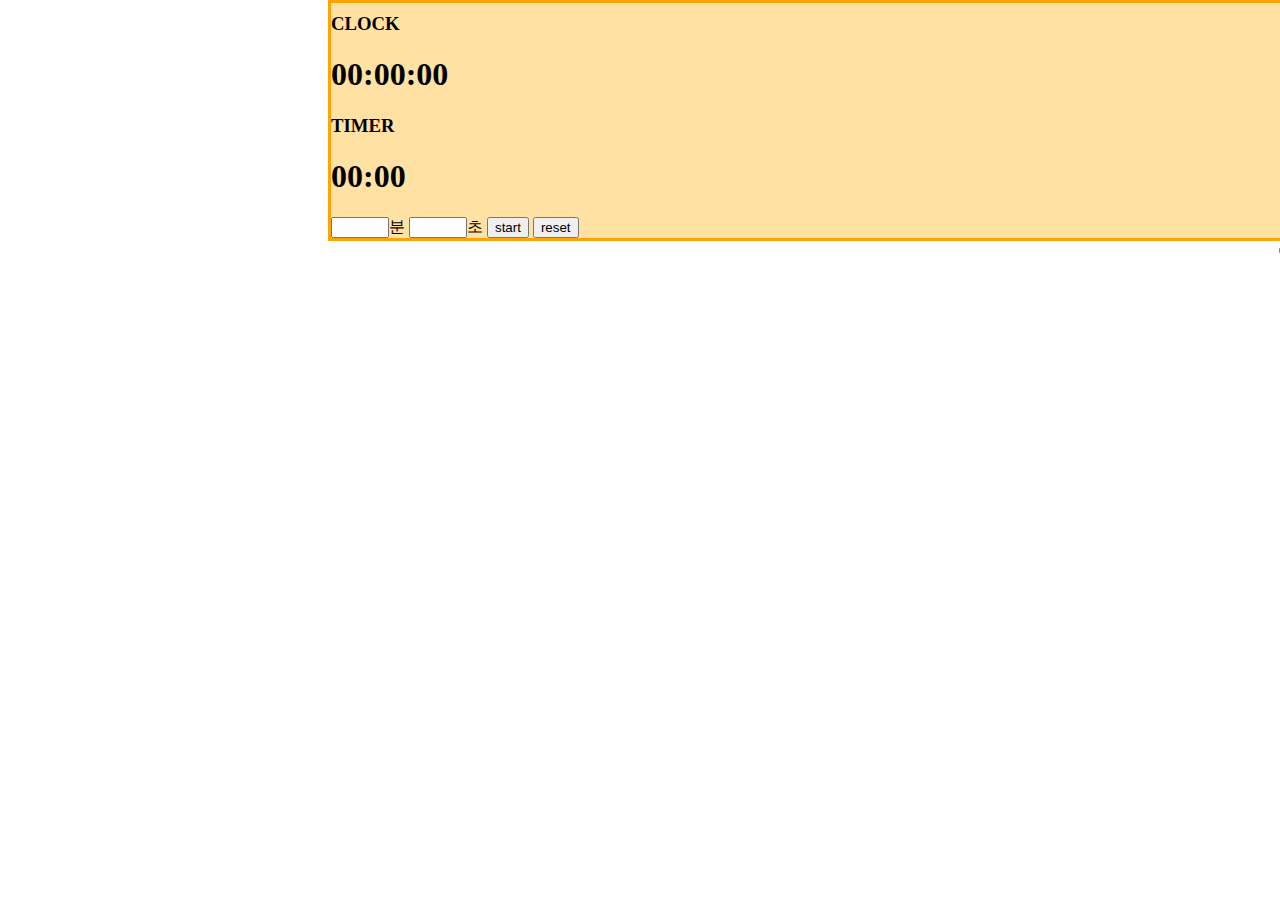
<file: clock.html>
<!DOCTYPE html>
<html lang="en">
<head>
    <meta charset="UTF-8">
    <meta name="viewport" content="width=device-width, initial-scale=1.0">
    <title>Document</title>
    <link rel="stylesheet" href="style2.css">
</head>
<body>
    <div class="content">
        <div class="window">
            <div id="w_clock">
                <h3>CLOCK</h3>
                <h1>00:00:00</h1>
            </div>
            <div id="w_stopwatch">
                <h3>STOPWATCH</h3>
                <h1>00:00</h1>
                <button id="start">start</button>
                <button id="reset">reset</button>
            </div>
            <div id="w_timer">
                <h3>TIMER</h3>
                <h1>00:00</h1>
                <input id="m_timer" type="number">분
                <input id="s_timer" type="number">초
                <button id="start">start</button>
                <button id="reset">reset</button>
            </div>
        </div>
        <div class="select">
            <input id="selectClock" type="radio" name="select" checked>
            <input id="selectStopwatch" type="radio" name="select">
            <input id="selectTimer" type="radio" name="select">
        </div>
    </div>
</body>
<script type="text/javascript" src="tab.js"></script>
<script type="text/javascript" src="clock.js"></script>
<script type="text/javascript" src="stopwatch.js"></script>
</html>
</file>
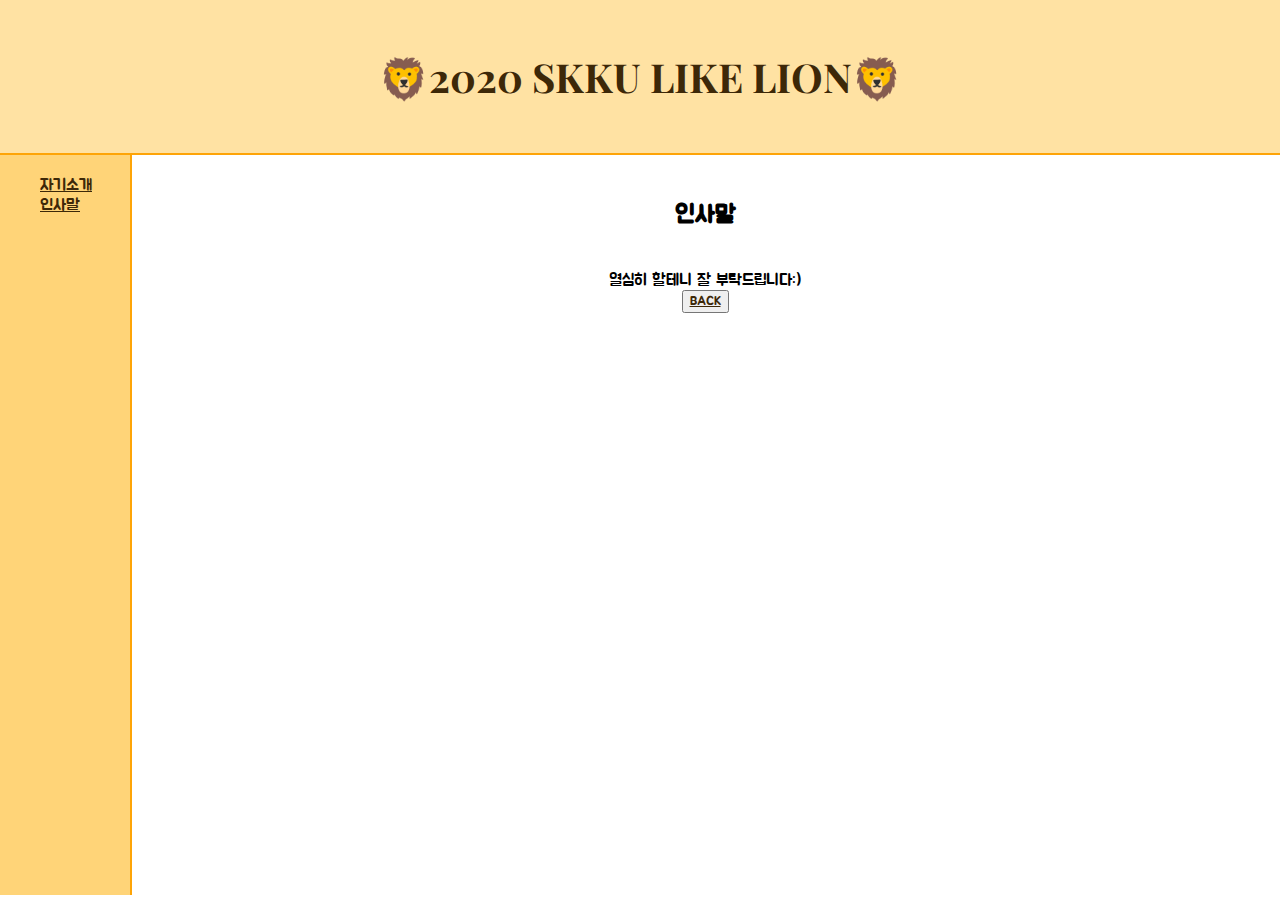
<file: greetings.html>
<!doctype html>
<html>
<head>
  <title>과제1-오서령/자기소개</title>
  <link href="https://fonts.googleapis.com/css2?family=Playfair+Display:ital,wght@0,669;0,800;1,600;1,669&display=swap" rel="stylesheet">
  <link href="https://fonts.googleapis.com/css2?family=Jua&display=swap" rel="stylesheet">
  <meta charset="utf-8">
  <style>
    body{
        margin:0;
       }
    h1 {
       font-size: 40px ;
       font-family: 'Playfair Display', serif;
       text-align: center;
       color: #3d2808;
       background-color:#ffe2a3;
       border-bottom: 2px solid #fea407;
       margin:0;
       padding:50px;
      }
    * {
      font-family: 'Jua', sans-serif;
    }
    a {
       color: #3d2808;
      }
    ul{
       border-right:2px solid #fea407;
       list-style-type: none; 
       background-color:#ffd478;
       width:70px;
       height: 700px;
       margin:0;
       padding:20px;
      }
    #grid{
        display: grid;
        grid-template-columns: 130px 1fr;
      }
    #grid ul{
        padding-left:40px;
      }
    #grid #article{
        text-align: center;
        padding-top: 25px;
      }
  </style>
</head>
<body>
  <h1>🦁2020 SKKU LIKE LION🦁</h1>
  <div id="grid">
    <ul>
      <li><a href="me.html" id="active">자기소개</a></li>
      <li><a href="greetings.html">인사말</a></li>
    </ul>
  <div id="article">
  <p>  
    <h2>인사말</h2> <br> 열심히 할테니 잘 부탁드립니다:)
    <br> <button type="button" class="btn btn-info"><a href="lion.html" target="_blank">BACK</a></button>
  </p>
   </div>
  </div>
</body>
</html>
</file>
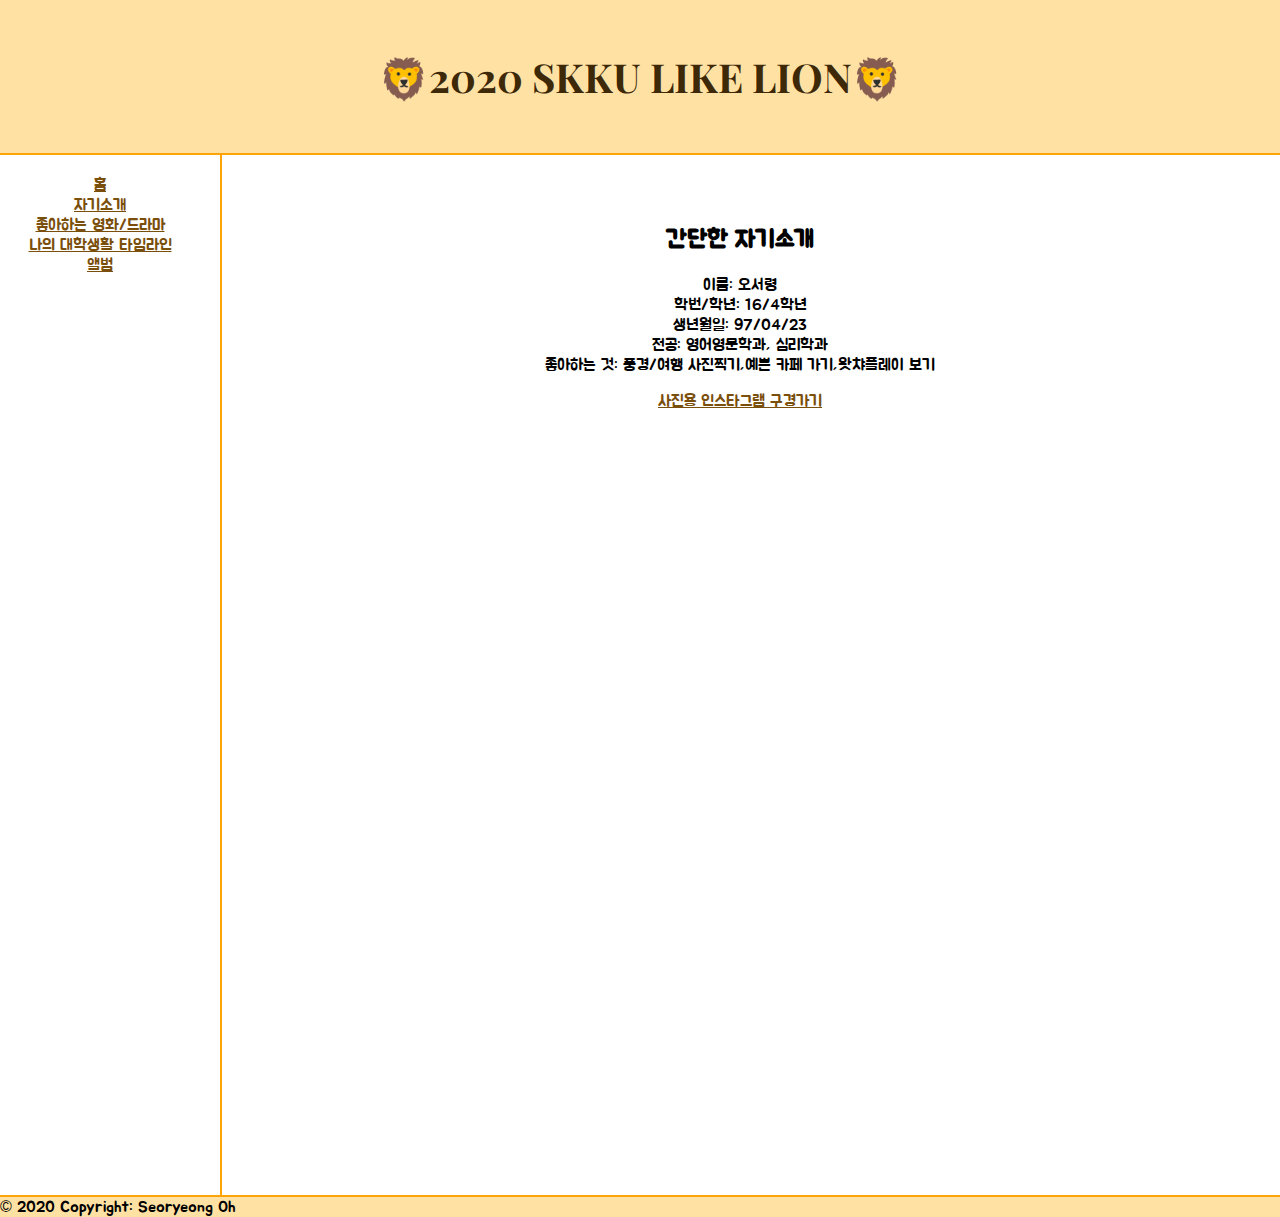
<file: me.html>
<!doctype html>
<html>
<head>
  <link rel="stylesheet" href="https://stackpath.bootstrapcdn.com/bootstrap/4.1.3/css/bootstrap.min.css" integrity="sha384-MCw98/SFnGE8fJT3GXwEOngsV7Zt27NXFoaoApmYm81iuXoPkFOJwJ8ERdknLPMO" crossorigin="anonymous">  <script src="https://code.jquery.com/jquery-3.4.1.slim.min.js" integrity="sha384-J6qa4849blE2+poT4WnyKhv5vZF5SrPo0iEjwBvKU7imGFAV0wwj1yYfoRSJoZ+n" crossorigin="anonymous"></script>
  <title>과제1-오서령</title>
  <link href="https://fonts.googleapis.com/css2?family=Playfair+Display:ital,wght@0,669;0,800;1,600;1,669&display=swap" rel="stylesheet">
  <link href="https://fonts.googleapis.com/css2?family=Jua&display=swap" rel="stylesheet">
  <meta charset="utf-8">
  <style>
    body{
        margin:0;
       }
    h1 {
       font-size: 40px ;
       font-family: 'Playfair Display', serif;
       text-align: center;
       color: #3d2808;
       background-color:#ffe2a3;
       border-bottom: 2px solid #fea407;
       margin:0;
       padding:50px;
      }
    * {
      font-family: 'Jua', sans-serif;
    }
    a {
       color: #7a4e0b;
      }
    ul{
       border-right:2px solid #fea407;
       list-style-type: none; 
       width:200px;
       height:1000px;
       margin:0;
       padding:20px;
       text-align: center;
      }
    #grid{
        display: grid;
        grid-template-columns: 200px 1fr;
      }
    #grid ul{
        padding-left:0;
      }
    #grid #article{
        padding-top: 50px;
        text-align: center;
        }
    #disqus_thread{
      padding-top: 70px;
   }
    .page-footer{
      border-top: 2px solid #fea407;
      background-color: #ffe2a3;
    }
  </style>
</head>
<body>
  <div class="container-fluid">
  <h1>🦁2020 SKKU LIKE LION🦁</h1>
  <div id="grid">
    <nav class="navbar">
      <ul class="navbar-nav nav-pills ml-auto">
        <li class="nav-item">
          <a class="nav-link" href="index.html">홈</a>
        </li>
        <li class="nav-item">
          <a class="nav-link active" href="me.html">자기소개</a>
        </li>
        <li class="nav-item">
          <a class="nav-link" href="fav.html">좋아하는 영화/드라마</a>
        </li>
        <li class="nav-item">
          <a class="nav-link" href="timeline.html">나의 대학생활 타임라인</a>
        <li class="nav-item">
          <a class="nav-link" href="album.html">앨범</a>
        </li>
      </ul>
    </nav>
    <div id="article">
      <h2>간단한 자기소개</h2>
        <p>이름: 오서령 <br>학번/학년: 16/4학년<br>생년월일: 97/04/23<br>전공: 영어영문학과, 심리학과<br>좋아하는 것: 풍경/여행 사진찍기,예쁜 카페 가기,왓챠플레이 보기</p>
        <a href="https://www.instagram.com/iridescentmoments_s/" class="btn btn-outline-warning">사진용 인스타그램 구경가기</a>
        <div id="disqus_thread"></div>
<script>

/**
*  RECOMMENDED CONFIGURATION VARIABLES: EDIT AND UNCOMMENT THE SECTION BELOW TO INSERT DYNAMIC VALUES FROM YOUR PLATFORM OR CMS.
*  LEARN WHY DEFINING THESE VARIABLES IS IMPORTANT: https://disqus.com/admin/universalcode/#configuration-variables*/
/*
var disqus_config = function () {
this.page.url = PAGE_URL;  // Replace PAGE_URL with your page's canonical URL variable
this.page.identifier = PAGE_IDENTIFIER; // Replace PAGE_IDENTIFIER with your page's unique identifier variable
};
*/
(function() { // DON'T EDIT BELOW THIS LINE
var d = document, s = d.createElement('script');
s.src = 'https://seoryeong0423.disqus.com/embed.js';
s.setAttribute('data-timestamp', +new Date());
(d.head || d.body).appendChild(s);
})();
</script>
<noscript>Please enable JavaScript to view the <a href="https://disqus.com/?ref_noscript">comments powered by Disqus.</a></noscript>
                            
   </div>
    </div>
    </div>
  <footer class="page-footer fixed-bottom">
    <div class="footer-copyright text-center py-3">© 2020 Copyright: Seoryeong Oh
    </div>
 </footer>
</div>
<script src="https://code.jquery.com/jquery-3.3.1.slim.min.js" integrity="sha384-q8i/X+965DzO0rT7abK41JStQIAqVgRVzpbzo5smXKp4YfRvH+8abtTE1Pi6jizo" crossorigin="anonymous"></script>
    <script src="https://cdnjs.cloudflare.com/ajax/libs/popper.js/1.14.3/umd/popper.min.js" integrity="sha384-ZMP7rVo3mIykV+2+9J3UJ46jBk0WLaUAdn689aCwoqbBJiSnjAK/l8WvCWPIPm49" crossorigin="anonymous"></script>
    <script src="https://stackpath.bootstrapcdn.com/bootstrap/4.1.3/js/bootstrap.min.js" integrity="sha384-ChfqqxuZUCnJSK3+MXmPNIyE6ZbWh2IMqE241rYiqJxyMiZ6OW/JmZQ5stwEULTy" crossorigin="anonymous"></script>
</body>
</html>
</file>
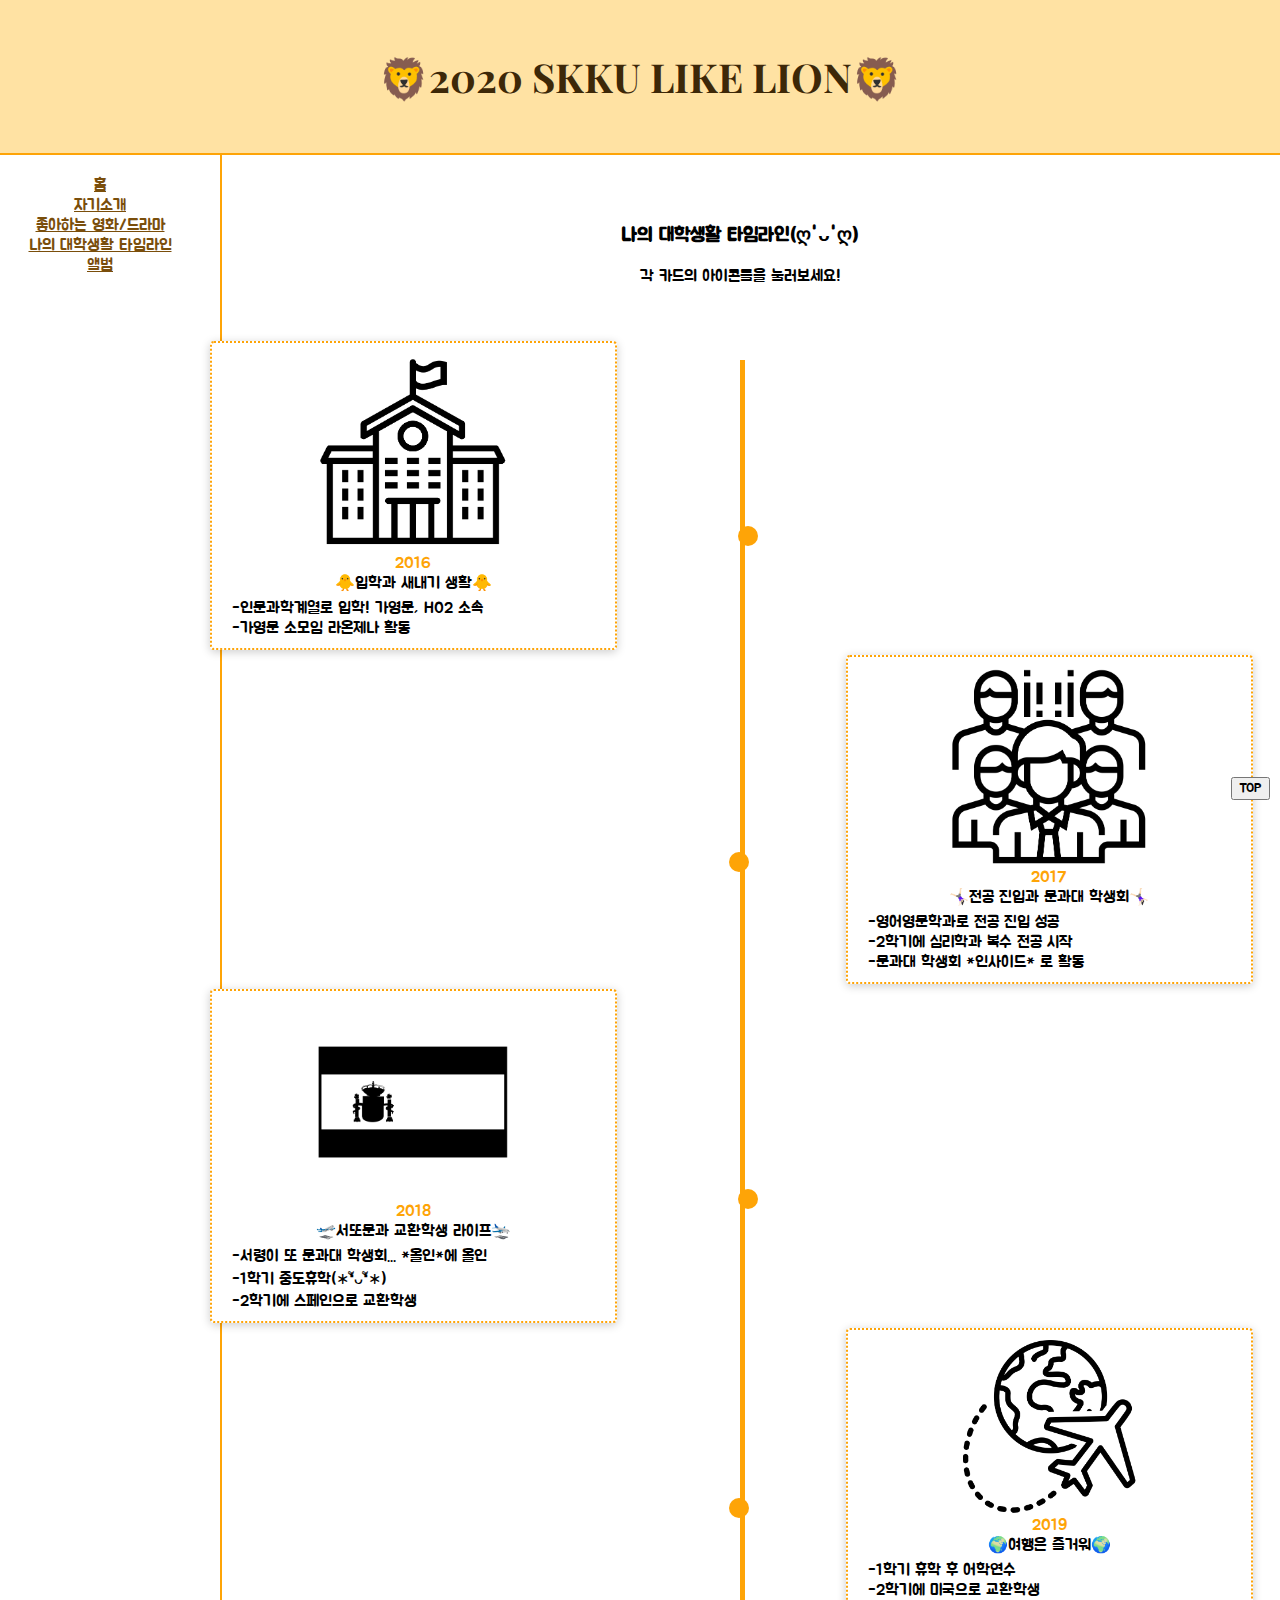
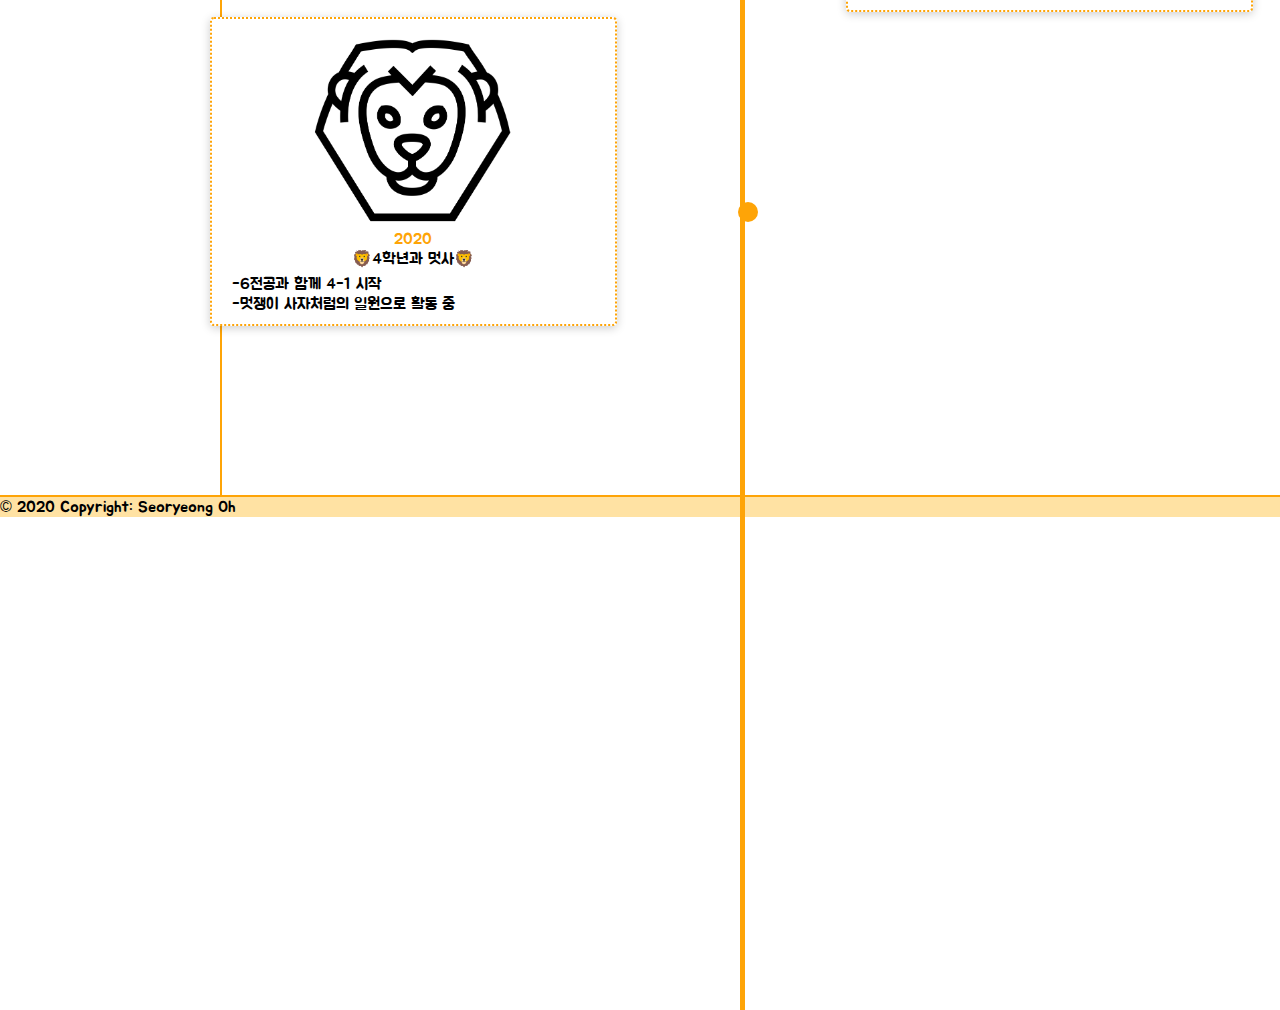
<file: timeline.html>
<!DOCTYPE html>
<html lang="en">
<head>
    <meta charset="UTF-8">
    <meta name="viewport" content="width=device-width, initial-scale=1.0">
    <link rel="stylesheet" href="https://stackpath.bootstrapcdn.com/bootstrap/4.1.3/css/bootstrap.min.css" integrity="sha384-MCw98/SFnGE8fJT3GXwEOngsV7Zt27NXFoaoApmYm81iuXoPkFOJwJ8ERdknLPMO" crossorigin="anonymous">  <script src="https://code.jquery.com/jquery-3.4.1.slim.min.js" integrity="sha384-J6qa4849blE2+poT4WnyKhv5vZF5SrPo0iEjwBvKU7imGFAV0wwj1yYfoRSJoZ+n" crossorigin="anonymous"></script>
    <title>과제1-오서령/타임라인</title>
    <link href="https://fonts.googleapis.com/css2?family=Playfair+Display:ital,wght@0,669;0,800;1,600;1,669&display=swap" rel="stylesheet">
    <link href="https://fonts.googleapis.com/css2?family=Jua&display=swap" rel="stylesheet">
    <link href="https://fonts.googleapis.com/css2?family=Nanum+Myeongjo&display=swap" rel="stylesheet">
    <link rel="stylesheet" href="style.css">
</head>
<body>
  <div class="container-fluid">
    <h1 id="top">🦁2020 SKKU LIKE LION🦁</h1>
    <div id="grid">
      <nav class="navbar">
        <ul class="navbar-nav nav-pills ml-auto">
          <li class="nav-item">
            <a class="nav-link" href="index.html">홈</a>
          </li>
          <li class="nav-item">
            <a class="nav-link" href="me.html">자기소개</a>
          </li>
          <li class="nav-item">
            <a class="nav-link" href="fav.html">좋아하는 영화/드라마</a>
          </li>
          <li class="nav-item">
            <a class="nav-link active" href="timeline.html">나의 대학생활 타임라인</a>
          <li class="nav-item">
          <a class="nav-link" href="album.html">앨범</a>
          </li>
        </ul>
      </nav>
    <div id="article">
      <div id="title"><h3>나의 대학생활 타임라인(ღ'ᴗ'ღ)</h3>각 카드의 아이콘들을 눌러보세요!</div>
      <div class="content">
          <div class="card">
          <img id="first" src="university.png" onclick="
          document.querySelector('#first').src = 'h02.jpg';
          ">
          <div class="date">2016</div>
          <div class="what">🐥입학과 새내기 생활🐥</div>
          <div class="text">-인문과학계열로 입학! 가영문, H02 소속<br>-가영문 소모임 라온제나 활동</div>
          <div class="dot"></div>
          </div>
        <div class="card">
          <img id="second" src="group.png" onclick="
          document.querySelector('#second').src = 'inside.jpg';
          ">
          <div class="date">2017</div>
          <div class="what">🤸🏻‍♀전공 진입과 문과대 학생회🤸🏻‍♀</div>
          <div class="text">-영어영문학과로 전공 진입 성공<br>-2학기에 심리학과 복수 전공 시작<br>-문과대 학생회 *인사이드* 로 활동</div>
          <div class="dot"></div>
        </div>
        <div class="card">
          <img id="third" src="spain.png" onclick="
          document.querySelector('#third').src = 'spain.jpg';
          ">
          <div class="date">2018</div>
          <div class="what">🛫서또문과 교환학생 라이프🛬</div>
          <div class="text">-서령이 또 문과대 학생회... *올인*에 올인<br>-1학기 중도휴학(∗❛ัᴗ❛ั∗)<br>-2학기에 스페인으로 교환학생</div>
          <div class="dot"></div>
        </div>
        <div class="card">
          <img id="fourth" src="trip.png" onclick="
          document.querySelector('#fourth').src = 'us.jpg';
          ">
          <div class="date">2019</div>
          <div class="what">🌍여행은 즐거워🌍</div>
          <div class="text">-1학기 휴학 후 어학연수<br>-2학기에 미국으로 교환학생</div>
          <div class="dot"></div>
        </div>
        <div class="card">
          <img id="fifth" src="lion.png" onclick="
          document.querySelector('#fifth').src = 'birthday.jpg';
          alert('tmi:제 생일은 4월 23일 이랍니다◟( ˘ ³˘)◞ ♡')
          ">
          <div class="date">2020</div>
          <div class="what">🦁4학년과 멋사🦁</div>
          <div class="text">-6전공과 함께 4-1 시작<br>-멋쟁이 사자처럼의 일원으로 활동 중</div>
          <div class="dot"></div>
        </div>
        </div>
      </div>
    </div>
    </div>
     <a href="#top"><button id=tothetop>TOP</button></a>
     <footer class="page-footer fixed-bottom">
      <div class="footer-copyright text-center py-3">© 2020 Copyright: Seoryeong Oh
      </div>
     </footer>
     <div class="line"></div>
    </div>
  </div>
  <script src="https://code.jquery.com/jquery-3.3.1.slim.min.js" integrity="sha384-q8i/X+965DzO0rT7abK41JStQIAqVgRVzpbzo5smXKp4YfRvH+8abtTE1Pi6jizo" crossorigin="anonymous"></script>
  <script src="https://cdnjs.cloudflare.com/ajax/libs/popper.js/1.14.3/umd/popper.min.js" integrity="sha384-ZMP7rVo3mIykV+2+9J3UJ46jBk0WLaUAdn689aCwoqbBJiSnjAK/l8WvCWPIPm49" crossorigin="anonymous"></script>
  <script src="https://stackpath.bootstrapcdn.com/bootstrap/4.1.3/js/bootstrap.min.js" integrity="sha384-ChfqqxuZUCnJSK3+MXmPNIyE6ZbWh2IMqE241rYiqJxyMiZ6OW/JmZQ5stwEULTy" crossorigin="anonymous"></script>
 
</body>
</html>
</file>
<file: style2.css>
body{
    margin-top: 0px;
}
#grid .content{
    width: 50%;
    height: 25%;
    position: absloute;
    left: 70%;
    top: 50%;
    text-align: center;
}
.content .window{
    height:100%;
    width: 80%;
    border: 3px solid #fea407;
    margin-left: 320px;
    background-color: #ffe2a3;
}
#w_stopwatch{
    display: none;
}
input[type=number]{
    width: 50px;
}
.content h2{
    font-size: 80px;
    margin: 10px 0px -5px 0px;
    text-shadow: 2px 2px white;
}
.content h3{
    margin: 10px 0px 0px 0px;   
}
.content .select{
    position: relative;
    left: 53%;
    bottom: 10%;
    text-align: center;
}
</file>
<file: style.css>
body{
    margin:0;
   }
h1 {
   font-size: 40px ;
   font-family: 'Playfair Display', serif;
   text-align: center;
   color: #3d2808;
   background-color:#ffe2a3;
   border-bottom: 2px solid #fea407;
   margin:0;
   padding:50px;
  }
* {
  font-family: 'Jua', sans-serif;
}
a {
   color: #7a4e0b;
  }
ul{
   border-right:2px solid #fea407;
   list-style-type: none; 
   width:200px;
   height:1900px;
   margin:0;
   padding:20px;
   text-align: center;
  }
#grid{
    display: grid;
    grid-template-columns: 200px 1fr;
  }
#grid ul{
    padding-left:0;
  }
#grid #article{
    padding-top: 50px;
  }
.page-footer {
  border-top: 2px solid #fea407;
  background-color: #ffe2a3;
}
#title{
    text-align: center;
    padding-bottom: 50px;
}
.content{
    padding:0 10px;
}
img{
    position: relative;
    left: 25%;
    width: 200px;
    padding-top: 10px;
}
.card{
    position: relative;
    display: grid;
    border: 2px dotted #fea407;
    background: #fff;
    border-radius: 4px;
    box-shadow:0 2px 10px rgba(0,0,0,.2);
    width: 38%;
    margin-top: 5px;
    margin-bottom: 5px;
}
.card:hover {
    border: 2px solid #fea407;
    background-color: #ffe2a3;
    text-shadow: 2px 2px 2px #fff; 
  }
.date{
    position: relative;
    text-align: center;
    color: #fea407;
}
.what{
    position: relative;
    text-align: center;
}
.text{
    padding-top: 5px;
    position: relative;
    padding-left: 20px;
    padding-bottom: 10px;
}
.dot{
    position: absolute;
    width: 20px;
    height: 20px;
    background-color: #fea407;
    right: -35.5%;
    top: 60%;
    border-radius: 100%;
}
.line{
    position: absolute;
    width:5px;
    background-color: #fea407;
    top:40%;
    left:58%;
    margin-left:-2.5px;
    height: 250%;
}
.card:nth-child(even){
    margin-left: 60%;
}
.card:nth-child(even) .dot{
    left: -29.5%;
}
#tothetop{
    position:fixed;
    right:10px;
    bottom: 100px;
}
@media(max-width:1000px){
    .dot, .line{
        display: none;
    }
    .card{
        width: 80%;
        margin-left: 10%;
    }
    .card:nth-child(even){
        margin-left: 10%;
    }
}
</file>
